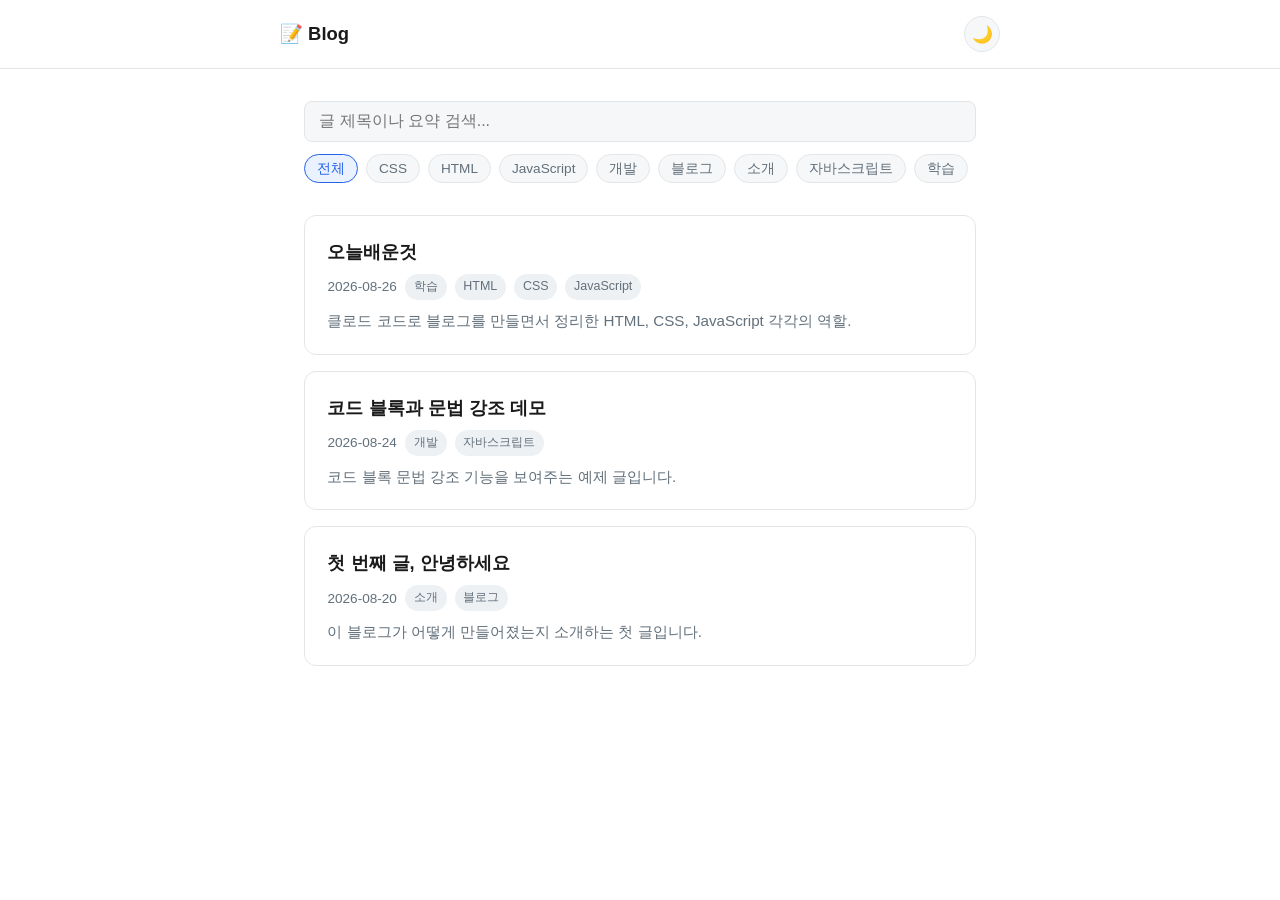
<file: index.html>
<!DOCTYPE html>
<html lang="ko">
<head>
<meta charset="UTF-8">
<meta name="viewport" content="width=device-width, initial-scale=1.0">
<title>Blog</title>
<link rel="stylesheet" href="css/style.css">
<script>
  (function () {
    var stored = localStorage.getItem("blog-theme");
    var theme = stored || (window.matchMedia("(prefers-color-scheme: dark)").matches ? "dark" : "light");
    document.documentElement.setAttribute("data-theme", theme);
  })();
</script>
</head>
<body>
  <header class="site-header">
    <div class="header-inner">
      <a class="site-title" href="index.html">📝 Blog</a>
      <button id="theme-toggle" class="theme-toggle" aria-label="테마 전환">🌙</button>
    </div>
  </header>

  <main>
    <div class="controls">
      <input id="search-input" class="search-input" type="text" placeholder="글 제목이나 요약 검색...">
      <div id="tag-filters" class="tag-filters"></div>
    </div>

    <div id="post-list" class="post-list"></div>
    <p id="empty-state" class="empty-state" hidden>조건에 맞는 글이 없습니다.</p>
  </main>

  <script src="js/theme.js"></script>
  <script src="js/markdown.js"></script>
  <script src="js/list.js"></script>
</body>
</html>
</file>
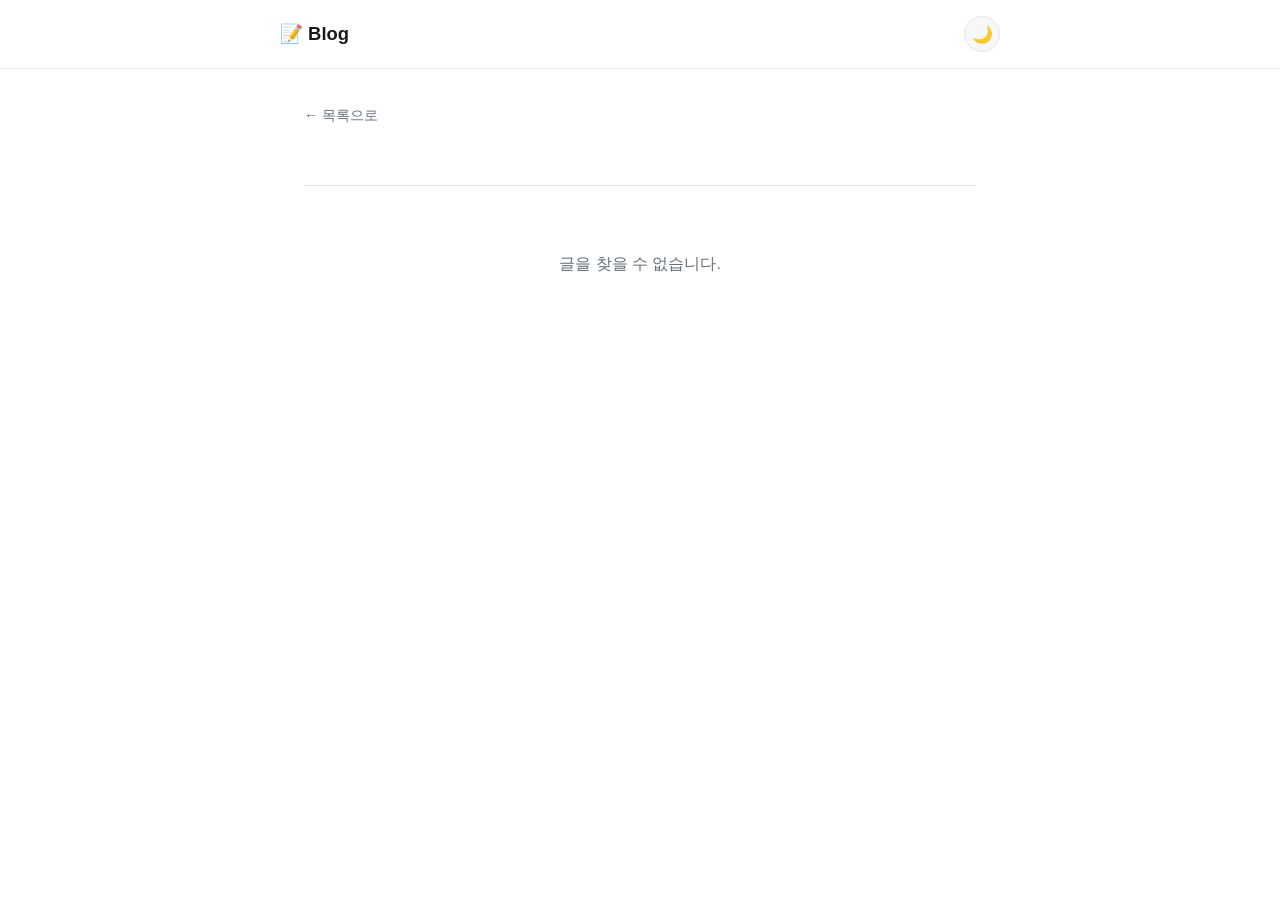
<file: post.html>
<!DOCTYPE html>
<html lang="ko">
<head>
<meta charset="UTF-8">
<meta name="viewport" content="width=device-width, initial-scale=1.0">
<title>Blog</title>
<link rel="stylesheet" href="css/style.css">
<script>
  (function () {
    var stored = localStorage.getItem("blog-theme");
    var theme = stored || (window.matchMedia("(prefers-color-scheme: dark)").matches ? "dark" : "light");
    document.documentElement.setAttribute("data-theme", theme);
  })();
</script>
</head>
<body>
  <header class="site-header">
    <div class="header-inner">
      <a class="site-title" href="index.html">📝 Blog</a>
      <button id="theme-toggle" class="theme-toggle" aria-label="테마 전환">🌙</button>
    </div>
  </header>

  <main>
    <a class="back-link" href="index.html">← 목록으로</a>

    <article>
      <header class="post-header">
        <h1 id="post-title"></h1>
        <div class="post-meta">
          <time id="post-date"></time>
          <div id="post-tags"></div>
        </div>
      </header>
      <div id="post-content" class="post-content"></div>
    </article>
  </main>

  <script src="js/theme.js"></script>
  <script src="js/highlight.js"></script>
  <script src="js/markdown.js"></script>
  <script src="js/post.js"></script>
</body>
</html>
</file>
<file: css/style.css>
:root {
  --bg: #ffffff;
  --bg-elevated: #f6f7f8;
  --text: #1a1a1a;
  --text-muted: #62707b;
  --border: #e3e6e8;
  --accent: #2563eb;
  --accent-bg: #eaf1ff;
  --code-bg: #f2f4f6;
  --tag-bg: #eef1f4;

  --tok-keyword: #b3261e;
  --tok-string: #1c7a3d;
  --tok-comment: #8a8f98;
  --tok-number: #a15b00;
  --tok-attr: #6f42c1;

  --max-width: 720px;
}

[data-theme="dark"] {
  --bg: #14161a;
  --bg-elevated: #1c1f24;
  --text: #e7e9ea;
  --text-muted: #98a2ad;
  --border: #2c3036;
  --accent: #6ea8ff;
  --accent-bg: #1e2a44;
  --code-bg: #1c1f24;
  --tag-bg: #23262b;

  --tok-keyword: #ff8686;
  --tok-string: #7ee2a8;
  --tok-comment: #7d848e;
  --tok-number: #f2b366;
  --tok-attr: #c9a3ff;
}

* {
  box-sizing: border-box;
}

html {
  color-scheme: light dark;
}

body {
  margin: 0;
  background: var(--bg);
  color: var(--text);
  font-family: -apple-system, BlinkMacSystemFont, "Segoe UI", "Apple SD Gothic Neo",
    "Noto Sans KR", Roboto, Helvetica, Arial, sans-serif;
  line-height: 1.7;
  -webkit-font-smoothing: antialiased;
}

a {
  color: var(--accent);
  text-decoration: none;
}
a:hover {
  text-decoration: underline;
}

.site-header {
  border-bottom: 1px solid var(--border);
  padding: 1rem 1.5rem;
  position: sticky;
  top: 0;
  background: var(--bg);
  z-index: 10;
}

.header-inner {
  max-width: var(--max-width);
  margin: 0 auto;
  display: flex;
  align-items: center;
  justify-content: space-between;
}

.site-title {
  font-size: 1.15rem;
  font-weight: 700;
  color: var(--text);
}
.site-title:hover {
  text-decoration: none;
  opacity: 0.85;
}

.theme-toggle {
  background: var(--bg-elevated);
  border: 1px solid var(--border);
  border-radius: 999px;
  width: 2.25rem;
  height: 2.25rem;
  font-size: 1.05rem;
  cursor: pointer;
  display: flex;
  align-items: center;
  justify-content: center;
  color: var(--text);
}
.theme-toggle:hover {
  background: var(--accent-bg);
}

main {
  max-width: var(--max-width);
  margin: 0 auto;
  padding: 2rem 1.5rem 4rem;
}

/* 목록 페이지 */
.controls {
  display: flex;
  flex-direction: column;
  gap: 0.75rem;
  margin-bottom: 2rem;
}

.search-input {
  width: 100%;
  padding: 0.65rem 0.9rem;
  font-size: 1rem;
  border-radius: 8px;
  border: 1px solid var(--border);
  background: var(--bg-elevated);
  color: var(--text);
}
.search-input:focus {
  outline: 2px solid var(--accent);
  outline-offset: 1px;
}

.tag-filters {
  display: flex;
  flex-wrap: wrap;
  gap: 0.5rem;
}

.tag-btn {
  border: 1px solid var(--border);
  background: var(--bg-elevated);
  color: var(--text-muted);
  padding: 0.3rem 0.75rem;
  border-radius: 999px;
  font-size: 0.85rem;
  cursor: pointer;
}
.tag-btn.active,
.tag-btn:hover {
  border-color: var(--accent);
  color: var(--accent);
  background: var(--accent-bg);
}

.post-list {
  display: flex;
  flex-direction: column;
  gap: 1rem;
}

.post-card {
  display: block;
  padding: 1.25rem 1.4rem;
  border: 1px solid var(--border);
  border-radius: 12px;
  color: var(--text);
  transition: border-color 0.15s ease, transform 0.15s ease;
}
.post-card:hover {
  text-decoration: none;
  border-color: var(--accent);
  transform: translateY(-1px);
}

.post-card-title {
  margin: 0 0 0.4rem;
  font-size: 1.15rem;
}

.post-card-meta {
  display: flex;
  align-items: center;
  gap: 0.5rem;
  flex-wrap: wrap;
  font-size: 0.85rem;
  color: var(--text-muted);
  margin-bottom: 0.5rem;
}

.post-card-summary {
  margin: 0;
  color: var(--text-muted);
  font-size: 0.95rem;
}

.tag {
  background: var(--tag-bg);
  color: var(--text-muted);
  padding: 0.15rem 0.55rem;
  border-radius: 999px;
  font-size: 0.78rem;
}

.empty-state,
.error {
  color: var(--text-muted);
  text-align: center;
  padding: 2rem 0;
}

/* 상세 페이지 */
.back-link {
  display: inline-block;
  margin-bottom: 1.5rem;
  font-size: 0.9rem;
  color: var(--text-muted);
}

.post-header {
  margin-bottom: 2rem;
  border-bottom: 1px solid var(--border);
  padding-bottom: 1.5rem;
}

#post-title {
  margin: 0 0 0.6rem;
  font-size: 1.9rem;
  line-height: 1.35;
}

.post-meta {
  display: flex;
  align-items: center;
  gap: 0.6rem;
  flex-wrap: wrap;
  color: var(--text-muted);
  font-size: 0.9rem;
}

.post-content h1,
.post-content h2,
.post-content h3 {
  line-height: 1.4;
  margin-top: 2rem;
  margin-bottom: 0.75rem;
}

.post-content p {
  margin: 0 0 1.1rem;
}

.post-content img {
  max-width: 100%;
  border-radius: 8px;
}

.post-content ul,
.post-content ol {
  margin: 0 0 1.1rem;
  padding-left: 1.4rem;
}

.post-content li {
  margin-bottom: 0.35rem;
}

.post-content blockquote {
  margin: 0 0 1.1rem;
  padding: 0.4rem 1rem;
  border-left: 3px solid var(--accent);
  color: var(--text-muted);
  background: var(--bg-elevated);
  border-radius: 0 6px 6px 0;
}

.post-content hr {
  border: none;
  border-top: 1px solid var(--border);
  margin: 2rem 0;
}

.post-content code {
  background: var(--code-bg);
  padding: 0.15rem 0.4rem;
  border-radius: 4px;
  font-size: 0.88em;
  font-family: "SFMono-Regular", Consolas, "Liberation Mono", Menlo, monospace;
}

.post-content pre {
  background: var(--code-bg);
  border: 1px solid var(--border);
  border-radius: 10px;
  padding: 1rem 1.1rem;
  overflow-x: auto;
  margin: 0 0 1.3rem;
}

.post-content pre code {
  background: none;
  padding: 0;
  font-size: 0.88rem;
  line-height: 1.6;
}

.tok-keyword { color: var(--tok-keyword); }
.tok-string { color: var(--tok-string); }
.tok-comment { color: var(--tok-comment); font-style: italic; }
.tok-number { color: var(--tok-number); }
.tok-attr { color: var(--tok-attr); }

/* 모바일 반응형 */
@media (max-width: 600px) {
  main {
    padding: 1.25rem 1rem 3rem;
  }
  .site-header {
    padding: 0.85rem 1rem;
  }
  #post-title {
    font-size: 1.5rem;
  }
  .post-card {
    padding: 1rem 1.1rem;
  }
}
</file>
